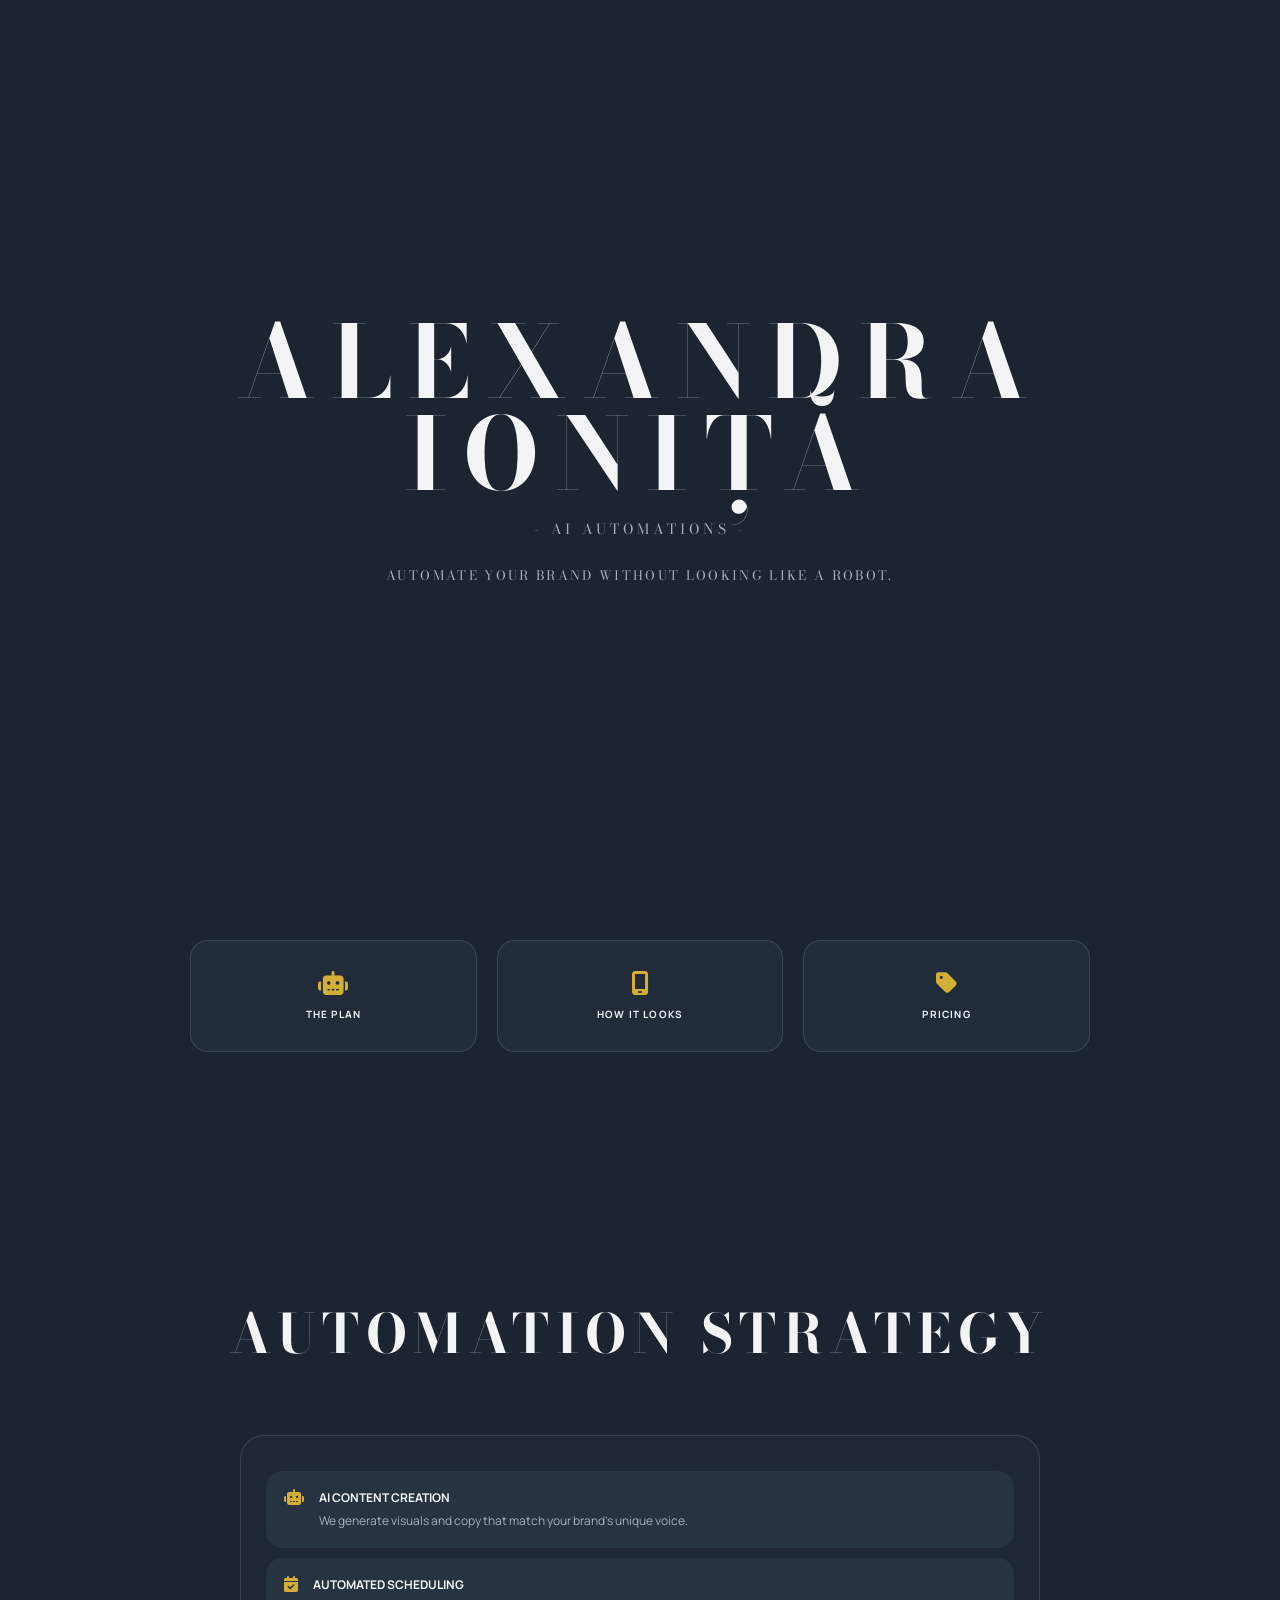
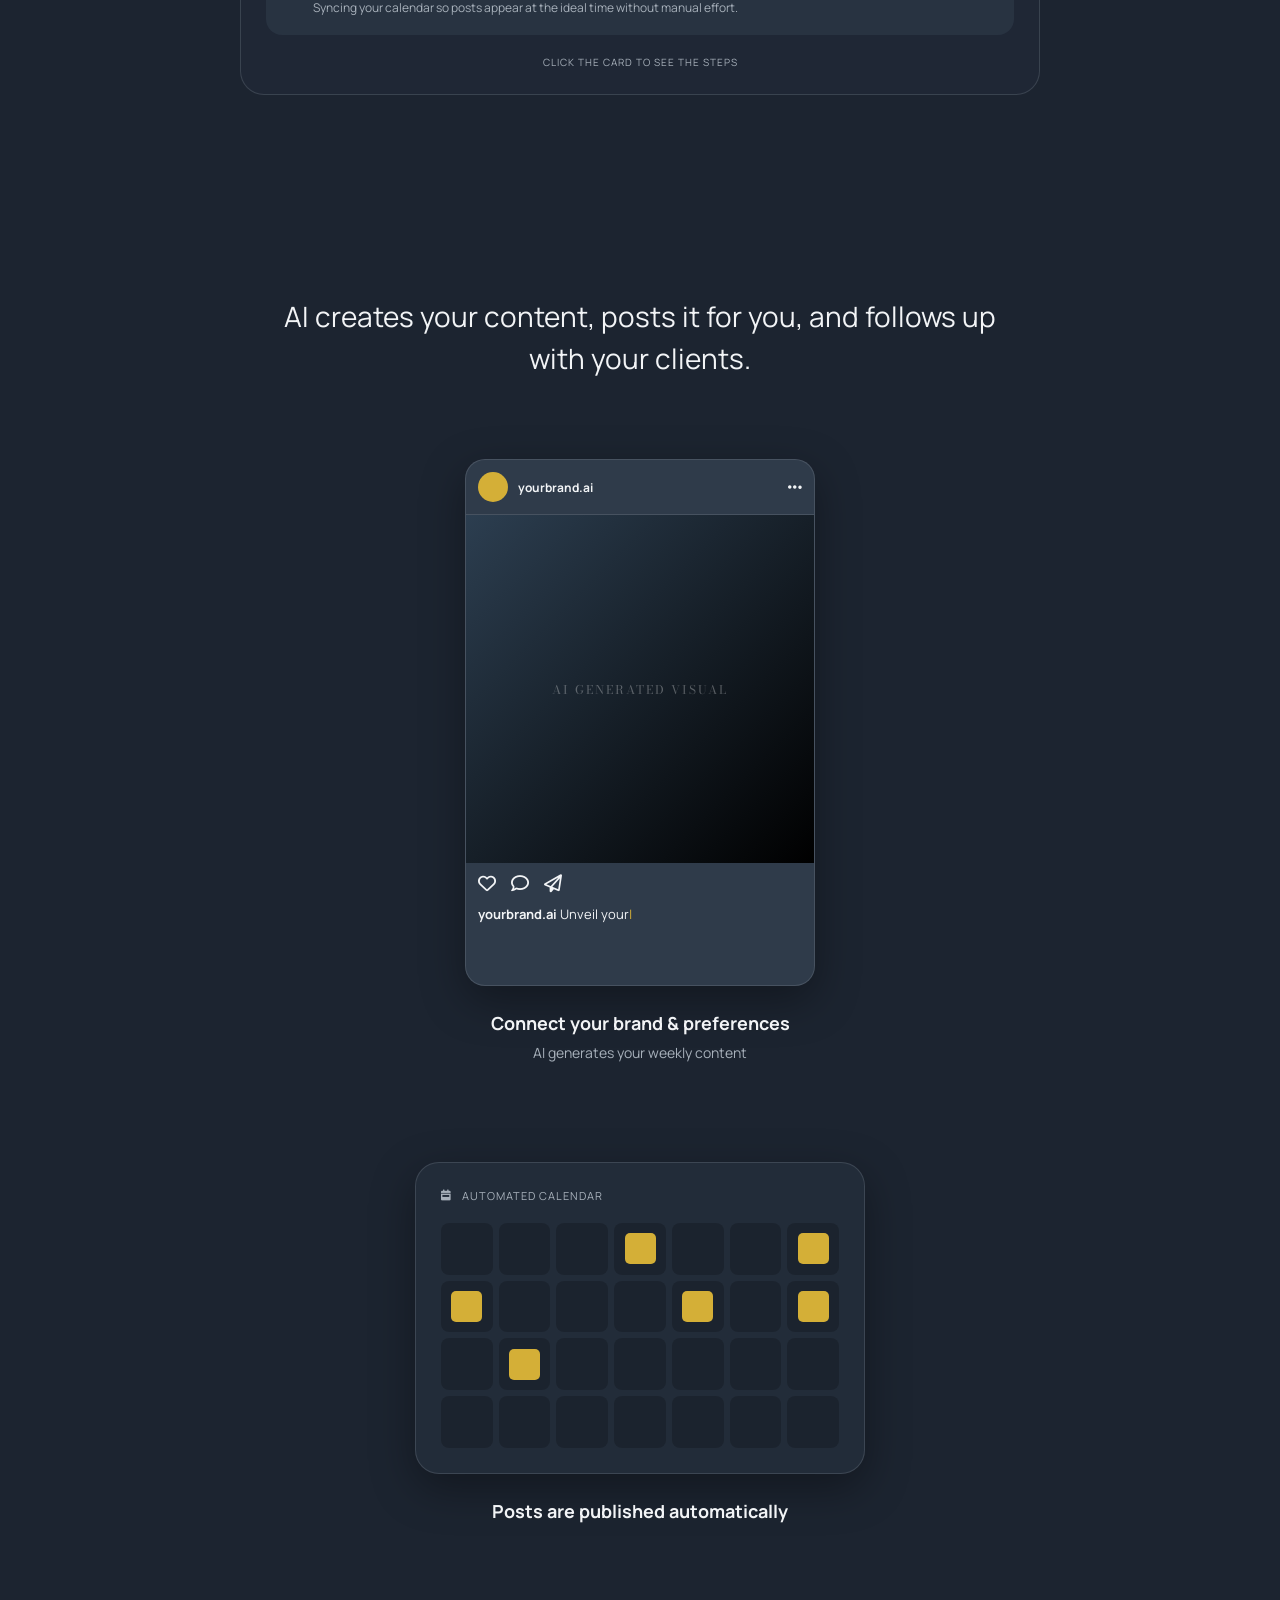
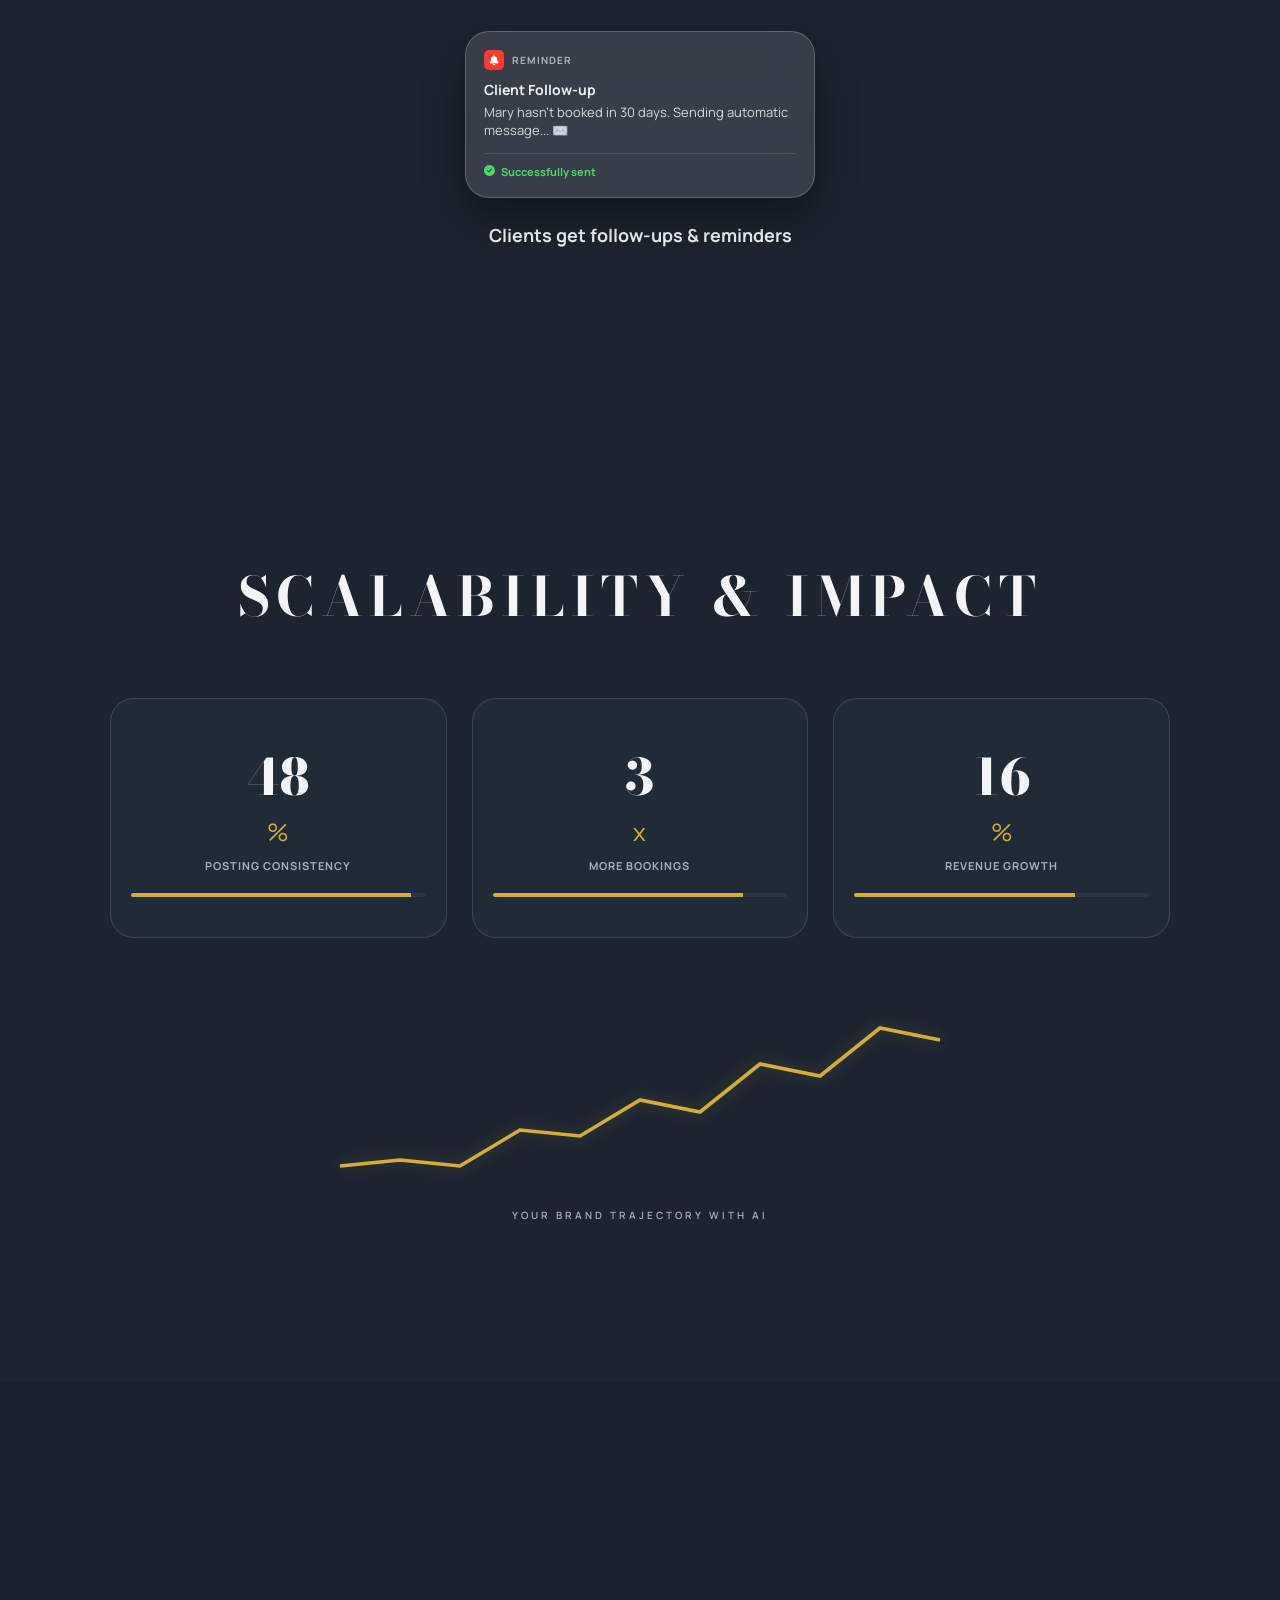
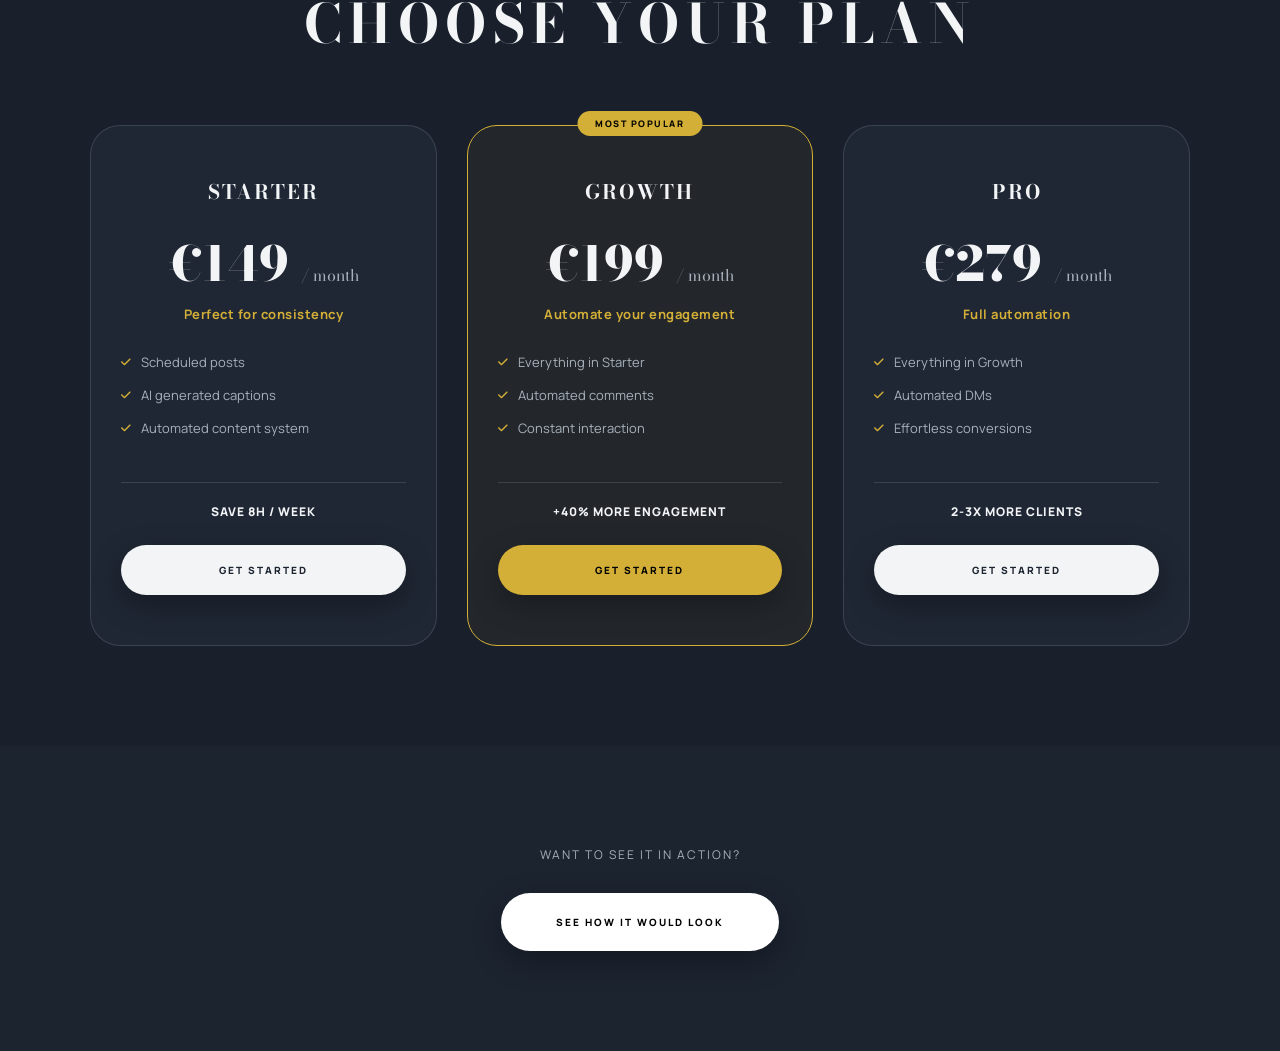
<file: index.html>
<!DOCTYPE html>
<html lang="en">
<head>
  <meta charset="UTF-8" />
  <meta name="viewport" content="width=device-width, initial-scale=1.0" />
  <title>Alexandra Ioniță - AI Automations</title>
  <link rel="stylesheet" href="style.css" />
  <link rel="preconnect" href="https://fonts.googleapis.com" />
  <link rel="preconnect" href="https://fonts.gstatic.com" crossorigin />
  <link href="https://fonts.googleapis.com/css2?family=Bodoni+Moda:opsz,wght@6..96,300;6..96,400;6..96,500;6..96,600&family=Manrope:wght@400;500;600;700&display=swap" rel="stylesheet" />
  <link rel="stylesheet" href="https://cdnjs.cloudflare.com/ajax/libs/font-awesome/6.5.0/css/all.min.css" />
</head>
<body>

  <section class="hero">
    <h1 class="scroll-appear hero-title">Alexandra Ioniță</h1>
    <p class="scroll-appear hero-subtitle">- AI Automations -</p>
    <p class="scroll-appear hero-tagline">Automate your brand without looking like a robot.</p>
  </section>

  <section class="quick-nav">
    <div class="quick-grid">
      <a href="#strategySection" class="quick-card">
        <i class="fa-solid fa-robot"></i>
        <span>THE PLAN</span>
      </a>
      <a href="#howItLooksSection" class="quick-card">
        <i class="fa-solid fa-mobile-screen"></i>
        <span>HOW IT LOOKS</span>
      </a>
      <a href="#pricingSection" class="quick-card">
        <i class="fa-solid fa-tag"></i>
        <span>PRICING</span>
      </a>
    </div>
  </section>

  <section class="strategy" id="strategySection">
    <h2 class="scroll-appear section-title">AUTOMATION STRATEGY</h2>
    <div id="strategyStage">
      <div id="strategyChat"></div>
      <p class="tap-hint">Click the card to see the steps</p>
    </div>
  </section>

  <section class="how-it-looks" id="howItLooksSection">
    <div class="scroll-appear flow-description">
      AI creates your content, posts it for you, and follows up with your clients.
    </div>

    <div class="visual-demo-container">
      <div class="demo-box scroll-appear">
        <div class="ig-mockup" id="igMockup">
          <div class="ig-header">
            <div class="ig-avatar"></div>
            <span class="ig-username">yourbrand.ai</span>
            <i class="fa-solid fa-ellipsis"></i>
          </div>
          <div class="ig-image">AI GENERATED VISUAL</div>
          <div class="ig-actions">
            <i class="fa-regular fa-heart"></i>
            <i class="fa-regular fa-comment"></i>
            <i class="fa-regular fa-paper-plane"></i>
          </div>
          <div class="ig-caption">
            <strong>yourbrand.ai</strong> <span id="typeCaption"></span><span class="cursor">|</span>
          </div>
        </div>
        <div class="demo-label">
          <strong>Connect your brand & preferences</strong>
          <p>AI generates your weekly content</p>
        </div>
      </div>

      <div class="demo-box scroll-appear">
        <div class="calendar-mockup" id="calendarSection">
          <div class="cal-header"><i class="fa-solid fa-calendar-week"></i> <span>AUTOMATED CALENDAR</span></div>
          <div class="cal-grid" id="calGrid"></div>
        </div>
        <div class="demo-label">
          <strong>Posts are published automatically</strong>
        </div>
      </div>

      <div class="demo-box scroll-appear">
        <div class="iphone-notification" id="reminderSectionIndex">
          <div class="notif-header">
            <div class="notif-app-icon"><i class="fa-solid fa-bell"></i></div>
            <span class="notif-app-name">REMINDER</span>
          </div>
          <div class="notif-body">
            <strong>Client Follow-up</strong>
            <p>Mary hasn't booked in 30 days. Sending automatic message... ✉️</p>
          </div>
          <div class="notif-status"><i class="fa-solid fa-check-circle"></i> Successfully sent</div>
        </div>
        <div class="demo-label">
          <strong>Clients get follow-ups & reminders</strong>
        </div>
      </div>
    </div>
  </section>

  <section class="growth" id="growthSection">
    <h2 class="scroll-appear section-title">SCALABILITY & IMPACT</h2>
    <div class="growth-grid">
      <div class="metric-card scroll-appear">
        <div class="metric-number" data-target="120">0</div><span class="metric-unit">%</span>
        <p class="metric-label">Posting Consistency</p>
        <div class="progress-bar"><div class="progress-fill" data-width="95%"></div></div>
      </div>
      <div class="metric-card scroll-appear">
        <div class="metric-number" data-target="3">0</div><span class="metric-unit">x</span>
        <p class="metric-label">More Bookings</p>
        <div class="progress-bar"><div class="progress-fill" data-width="85%"></div></div>
      </div>
      <div class="metric-card scroll-appear">
        <div class="metric-number" data-target="25">0</div><span class="metric-unit">%</span>
        <p class="metric-label">Revenue Growth</p>
        <div class="progress-bar"><div class="progress-fill" data-width="75%"></div></div>
      </div>
    </div>

    <div class="graph-container scroll-appear">
      <svg viewBox="0 0 500 150" class="growth-graph">
        <path id="graphLine" d="M0,140 L50,135 L100,140 L150,110 L200,115 L250,85 L300,95 L350,55 L400,65 L450,25 L500,35" fill="none" stroke-width="3" />
      </svg>
      <div class="graph-label">YOUR BRAND TRAJECTORY WITH AI</div>
    </div>
  </section>

  <section class="pricing" id="pricingSection">
    <h2 class="scroll-appear section-title">CHOOSE YOUR PLAN</h2>
    <div class="pricing-grid">
      <div class="price-card scroll-appear">
        <h3>STARTER</h3>
        <div class="price">€149 <span>/ month</span></div>
        <p class="price-desc">Perfect for consistency</p>
        <ul class="price-features">
          <li><i class="fa-solid fa-check"></i> Scheduled posts</li>
          <li><i class="fa-solid fa-check"></i> AI generated captions</li>
          <li><i class="fa-solid fa-check"></i> Automated content system</li>
        </ul>
        <div class="price-saving">Save 8h / week</div>
        <a href="https://wa.me/40741804562?text=Hi%20Alexandra!%20I'm%20interested%20in%20the%20STARTER%20plan." class="cta-button plan-btn">GET STARTED</a>
      </div>

      <div class="price-card scroll-appear featured">
        <div class="popular-tag">MOST POPULAR</div>
        <h3>GROWTH</h3>
        <div class="price">€199 <span>/ month</span></div>
        <p class="price-desc">Automate your engagement</p>
        <ul class="price-features">
          <li><i class="fa-solid fa-check"></i> Everything in Starter</li>
          <li><i class="fa-solid fa-check"></i> Automated comments</li>
          <li><i class="fa-solid fa-check"></i> Constant interaction</li>
        </ul>
        <div class="price-saving">+40% more engagement</div>
        <a href="https://wa.me/40741804562?text=Hi%20Alexandra!%20I'm%20interested%20in%20the%20GROWTH%20plan." class="cta-button plan-btn gold">GET STARTED</a>
      </div>

      <div class="price-card scroll-appear">
        <h3>PRO</h3>
        <div class="price">€279 <span>/ month</span></div>
        <p class="price-desc">Full automation</p>
        <ul class="price-features">
          <li><i class="fa-solid fa-check"></i> Everything in Growth</li>
          <li><i class="fa-solid fa-check"></i> Automated DMs</li>
          <li><i class="fa-solid fa-check"></i> Effortless conversions</li>
        </ul>
        <div class="price-saving">2-3x more clients</div>
        <a href="https://wa.me/40741804562?text=Hi%20Alexandra!%20I'm%20interested%20in%20the%20PRO%20plan." class="cta-button plan-btn">GET STARTED</a>
      </div>
    </div>
  </section>

  <section style="padding: 100px 20px; text-align: center;">
    <p class="scroll-appear" style="color: var(--muted); font-size: 12px; letter-spacing: 2px; margin-bottom: 25px; text-transform: uppercase;">Want to see it in action?</p>
    <a href="demo.html" class="cta-button scroll-appear" style="background: #FFF; color: #000; padding: 22px 55px; border: none;">SEE HOW IT WOULD LOOK</a>
  </section>

  <script src="script.js"></script>
</body>
</html>
</file>
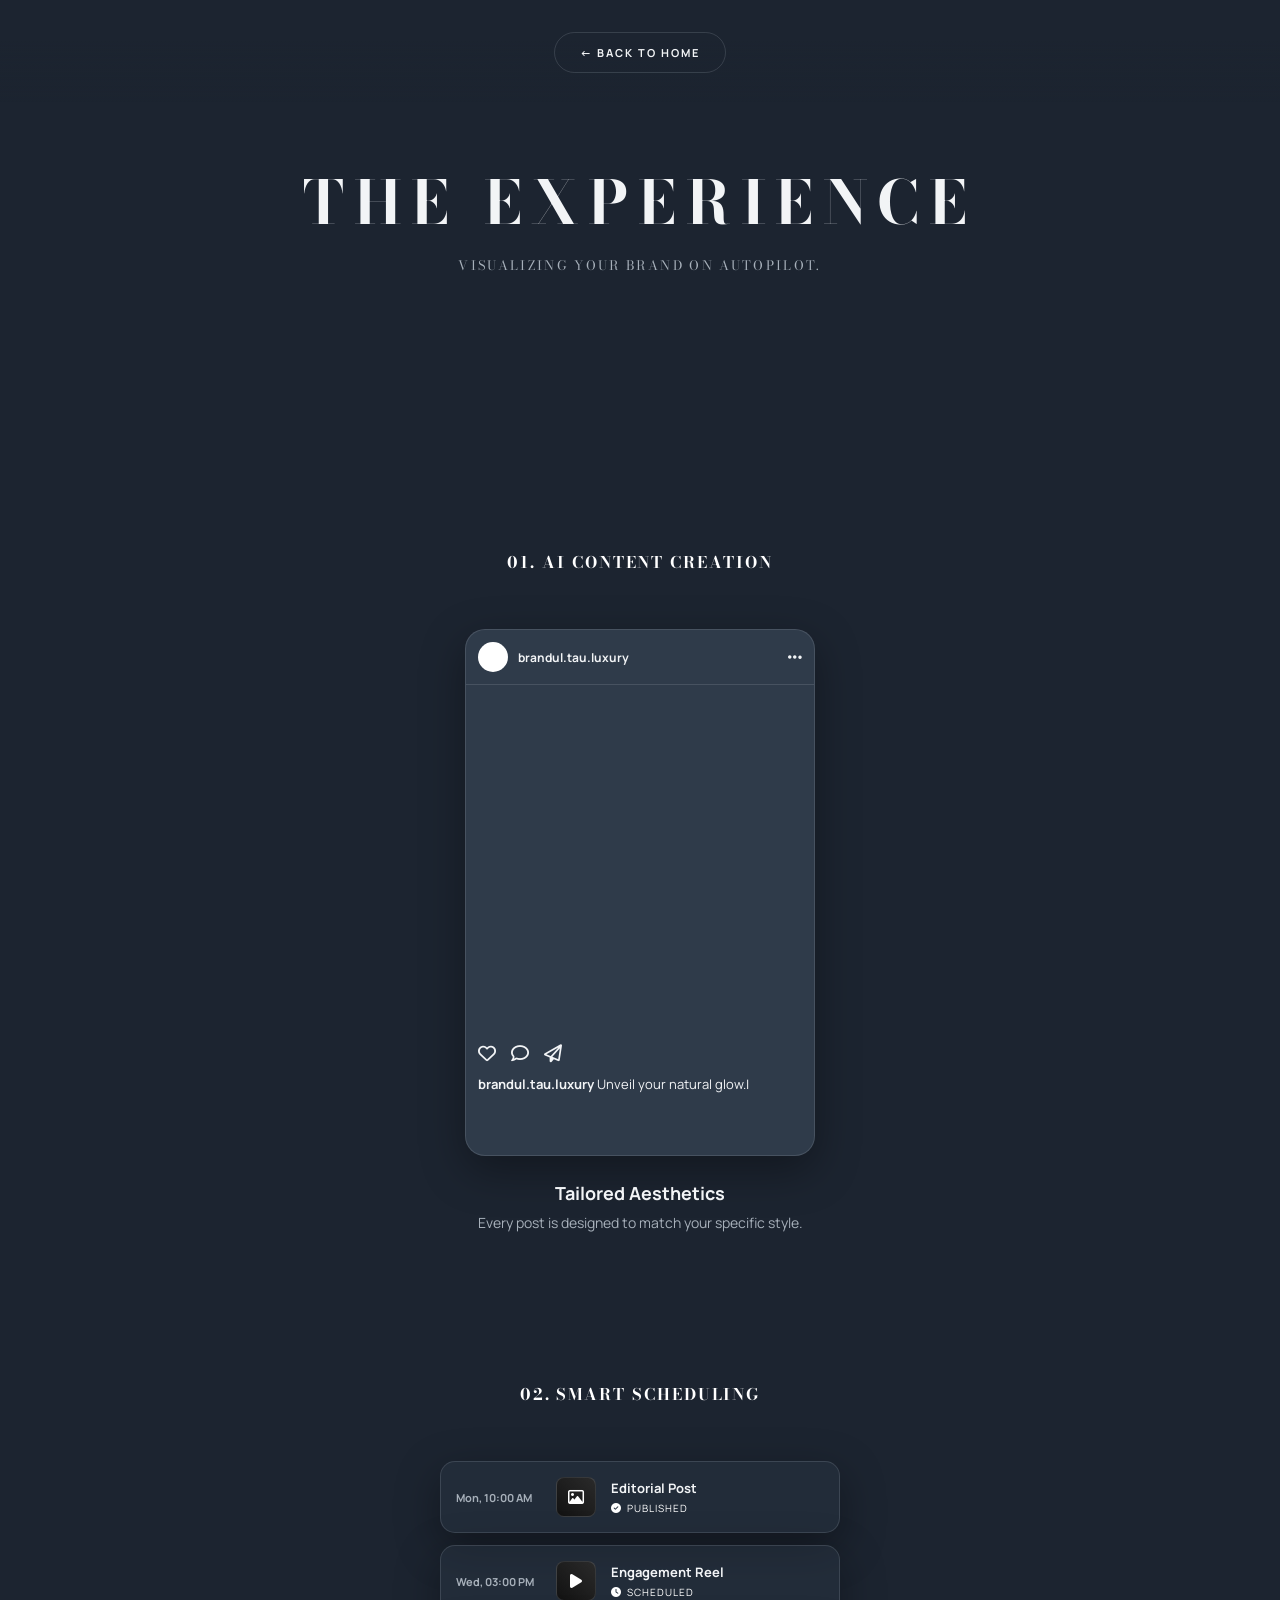
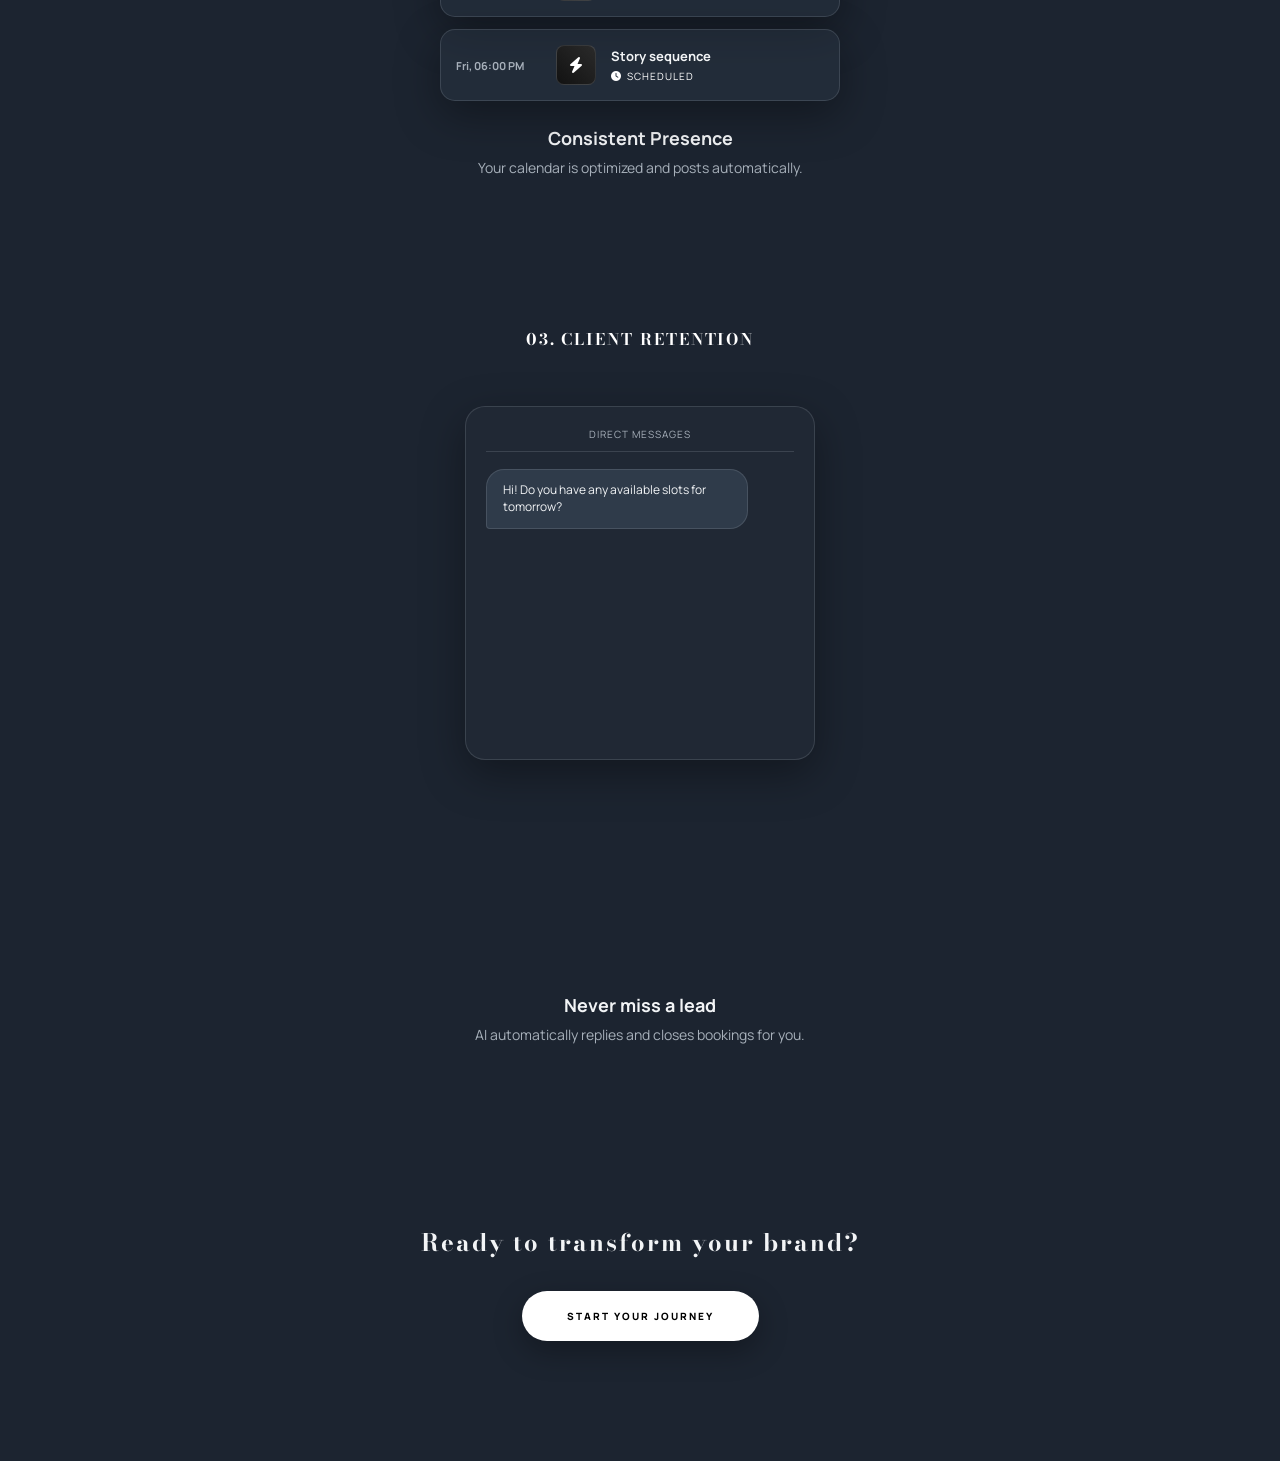
<file: demo.html>
<!DOCTYPE html>
<html lang="en">
<head>
  <meta charset="UTF-8" />
  <meta name="viewport" content="width=device-width, initial-scale=1.0" />
  <title>Live Demo - AI Automations</title>
  <link rel="stylesheet" href="style.css" />
  <link rel="preconnect" href="https://fonts.googleapis.com" />
  <link rel="preconnect" href="https://fonts.gstatic.com" crossorigin />
  <link href="https://fonts.googleapis.com/css2?family=Bodoni+Moda:opsz,wght@6..96,300;6..96,400;6..96,500;6..96,600&family=Manrope:wght@400;500;600;700&display=swap" rel="stylesheet" />
  <link rel="stylesheet" href="https://cdnjs.cloudflare.com/ajax/libs/font-awesome/6.5.0/css/all.min.css" />
</head>
<body class="demo-page">

  <nav style="padding: 40px 20px; position: fixed; top: 0; width: 100%; z-index: 100; text-align: center; background: linear-gradient(to bottom, #1C2430 40%, transparent);">
    <a href="index.html" style="color: var(--ink); text-decoration: none; font-size: 11px; letter-spacing: 2px; font-weight: 700; border: 1px solid var(--border); padding: 12px 25px; border-radius: 50px; text-transform: uppercase;">← Back to Home</a>
  </nav>

  <section class="hero" style="height: 50vh;">
    <h1 class="scroll-appear hero-title" style="font-size: clamp(30px, 6vw, 60px);">The Experience</h1>
    <p class="scroll-appear hero-tagline">Visualizing your brand on autopilot.</p>
  </section>

  <section class="how-it-looks" style="padding-top: 0;">
    <div class="visual-demo-container">
      
      <div class="demo-box scroll-appear">
        <h2 class="section-title" style="font-size: 16px; margin-bottom: 30px; color: var(--gold-accent);">01. AI CONTENT CREATION</h2>
        <div class="ig-mockup" id="igMockupDemo">
          <div class="ig-header">
            <div class="ig-avatar"></div>
            <span class="ig-username">brandul.tau.luxury</span>
            <i class="fa-solid fa-ellipsis"></i>
          </div>
          
          <div class="ig-image" style="background-image: url('https://images.unsplash.com/photo-1612817288484-6f916006741a?q=80&w=600&auto=format&fit=crop'); background-size: cover; background-position: center;"></div>
          
          <div class="ig-actions">
            <i class="fa-regular fa-heart"></i>
            <i class="fa-regular fa-comment"></i>
            <i class="fa-regular fa-paper-plane"></i>
          </div>
          <div class="ig-caption">
            <strong>brandul.tau.luxury</strong> <span id="typeCaptionDemo"></span><span class="cursor">|</span>
          </div>
        </div>
        <div class="demo-label">
            <strong>Tailored Aesthetics</strong>
            <p>Every post is designed to match your specific style.</p>
        </div>
      </div>

      <div class="demo-box scroll-appear">
        <h2 class="section-title" style="font-size: 16px; margin-bottom: 30px; color: var(--gold-accent); margin-top: 50px;">02. SMART SCHEDULING</h2>
        
        <div class="schedule-mockup" id="scheduleMockup">
          <div class="schedule-item">
            <div class="sched-time">Mon, 10:00 AM</div>
            <div class="sched-thumb"><i class="fa-regular fa-image"></i></div>
            <div class="sched-info">
              <div class="sched-title">Editorial Post</div>
              <div class="sched-status"><i class="fa-solid fa-circle-check"></i> Published</div>
            </div>
          </div>
          
          <div class="schedule-item">
            <div class="sched-time">Wed, 03:00 PM</div>
            <div class="sched-thumb"><i class="fa-solid fa-play"></i></div>
            <div class="sched-info">
              <div class="sched-title">Engagement Reel</div>
              <div class="sched-status" style="color: var(--gold-accent);"><i class="fa-solid fa-clock"></i> Scheduled</div>
            </div>
          </div>

          <div class="schedule-item">
            <div class="sched-time">Fri, 06:00 PM</div>
            <div class="sched-thumb"><i class="fa-solid fa-bolt"></i></div>
            <div class="sched-info">
              <div class="sched-title">Story sequence</div>
              <div class="sched-status" style="color: var(--gold-accent);"><i class="fa-solid fa-clock"></i> Scheduled</div>
            </div>
          </div>
        </div>

        <div class="demo-label">
            <strong>Consistent Presence</strong>
            <p>Your calendar is optimized and posts automatically.</p>
        </div>
      </div>

      <div class="demo-box scroll-appear">
        <h2 class="section-title" style="font-size: 16px; margin-bottom: 30px; color: var(--gold-accent); margin-top: 50px;">03. CLIENT RETENTION</h2>
        
        <div class="chat-mockup" id="chatMockup">
          <div class="chat-header">Direct Messages</div>
          <div class="chat-bubble chat-client">Hi! Do you have any available slots for tomorrow?</div>
          <div class="chat-bubble chat-ai">Hello! Yes, we have an opening at 2:00 PM. Would you like me to book it for you? ✨</div>
          <div class="chat-bubble chat-client">Yes please!</div>
          <div class="chat-bubble chat-ai">Perfect! Your appointment is confirmed for tomorrow at 2:00 PM. See you soon!</div>
        </div>

        <div class="iphone-notification" id="reminderSectionDemo" style="margin-top: 15px;">
          <div class="notif-header">
            <div class="notif-app-icon"><i class="fa-solid fa-bell"></i></div>
            <span class="notif-app-name">AI ASSISTANT</span>
          </div>
          <div class="notif-body">
            <strong>New Booking Secured</strong>
            <p>Automated chat successfully booked a client for tomorrow at 2:00 PM.</p>
          </div>
          <div class="notif-status"><i class="fa-solid fa-check-circle"></i> Revenue Protected</div>
        </div>

        <div class="demo-label">
            <strong>Never miss a lead</strong>
            <p>AI automatically replies and closes bookings for you.</p>
        </div>
      </div>

    </div>
  </section>

  <section style="padding: 80px 20px 120px; text-align: center;">
    <h3 class="scroll-appear" style="font-family: 'Bodoni Moda'; font-size: 24px; margin-bottom: 30px; letter-spacing: 2px;">Ready to transform your brand?</h3>
    <a href="index.html#pricingSection" class="cta-button scroll-appear gold">START YOUR JOURNEY</a>
  </section>

  <script src="script.js"></script>
</body>
</html>
</file>
<file: style.css>
:root {
  --bg: #1C2430;
  --ink: #F2F4F6;
  --muted: #A7B0BA;
  --accent: #4A5665;
  --soft: #2F3B4A;
  --border: rgba(167, 176, 186, 0.2); 
  --shadow: 0 14px 44px rgba(0, 0, 0, 0.35);
  --gold-accent: #D4AF37; /* Culoarea Default pentru Index */
  --green-ios: #4cd964;
}

/* Dacă suntem pe pagina de demo, rescriem variabila auriu cu ALB */
body.demo-page {
  --gold-accent: #FFFFFF;
}

* { margin:0; padding:0; box-sizing:border-box; }
html { scroll-behavior:smooth; }
body {
  background:var(--bg); color:var(--ink);
  font-family:"Manrope", sans-serif;
  overflow-x:hidden; -webkit-font-smoothing:antialiased;
}

.scroll-appear { opacity:0; transform:translateY(30px); transition: 0.8s ease; }
.scroll-appear.visible { opacity:1; transform:translateY(0); }

/* HERO */
.hero { height:100vh; display:flex; flex-direction:column; justify-content:center; align-items:center; text-align:center; padding: 0 20px; }
.hero-title { font-family:"Bodoni Moda", serif; letter-spacing:0.16em; text-transform:uppercase; font-size:clamp(40px, 8vw, 100px); line-height:0.92; }
.hero-subtitle { margin-top:18px; font-family:"Bodoni Moda", serif; letter-spacing:0.28em; text-transform:uppercase; color:var(--muted); font-size:14px; }
.hero-tagline { margin-top: 25px; font-family:"Bodoni Moda", serif; letter-spacing: 0.18em; text-transform: uppercase; color: var(--muted); font-size: 13px; font-weight: 300; }

/* NAV */
.quick-nav { padding:40px 20px; }
.quick-grid { max-width:900px; margin:auto; display:grid; grid-template-columns:repeat(3,1fr); gap:20px; }
.quick-card { border:1px solid var(--border); border-radius:18px; padding:30px 15px; text-decoration:none; background:rgba(47, 59, 74, 0.4); transition: 0.3s; display:flex; flex-direction:column; align-items:center; gap:12px; color:var(--ink); }
.quick-card:hover { border-color:var(--gold-accent); background:rgba(74, 86, 101, 0.5); transform:translateY(-5px); }
.quick-card i { font-size:24px; color:var(--gold-accent); }
.quick-card span { font-size:10px; letter-spacing:1.2px; font-weight:700; text-transform:uppercase; }

.section-title { text-align:center; font-family:"Bodoni Moda", serif; letter-spacing:0.12em; text-transform:uppercase; font-size:clamp(28px, 5vw, 54px); margin:100px 0 60px; }

/* STRATEGY */
.strategy, .how-it-looks, .growth { padding:100px 20px; }
#strategyStage { max-width:800px; margin:auto; border-radius:24px; border:1px solid var(--border); background:rgba(47, 59, 74, 0.2); padding:25px; cursor:pointer; min-height: 250px; text-align: center; }
.strategy-message { margin: 10px auto; padding: 18px; border-radius: 16px; background: rgba(47, 59, 74, 0.6); display: flex; gap: 15px; text-align: left; opacity:0; transform: translateY(15px); transition: 0.5s; }
.strategy-message.animate { opacity:1; transform: translateY(0); }
.strategy-message i { color: var(--gold-accent); }
.tap-hint { font-size: 10px; color: var(--muted); margin-top: 20px; text-transform: uppercase; letter-spacing: 1px; }

/* FLOW DESCRIPTION */
.flow-description { max-width: 800px; margin: 0 auto 80px; text-align: center; font-size: clamp(18px, 2.5vw, 28px); line-height: 1.5; color: var(--ink); padding: 0 20px; }

/* VISUAL DEMO BOXES */
.visual-demo-container { display: flex; flex-direction: column; align-items: center; gap: 100px; max-width: 1000px; margin: 0 auto; }
.demo-box { width: 100%; display: flex; flex-direction: column; align-items: center; gap: 25px; text-align: center; }
.demo-label { max-width: 400px; }
.demo-label strong { display: block; font-size: 18px; color: var(--ink); margin-bottom: 8px; }
.demo-label p { font-size: 14px; color: var(--muted); }

/* IG MOCKUP */
.ig-mockup { width: 100%; max-width: 350px; background: var(--soft); border-radius: 20px; border: 1px solid var(--border); overflow: hidden; box-shadow: var(--shadow); text-align: left; }
.ig-header { padding: 12px; display: flex; align-items: center; gap: 10px; border-bottom: 1px solid var(--border); }
.ig-avatar { width: 30px; height: 30px; border-radius: 50%; background: var(--gold-accent); padding: 2px; }
.ig-username { font-size: 12px; font-weight: 700; flex: 1; }
.ig-image { width: 100%; aspect-ratio: 1/1; background: linear-gradient(135deg, #2c3e50, #000); display: flex; flex-direction: column; align-items: center; justify-content: center; font-family: "Bodoni Moda"; letter-spacing: 2px; color: rgba(255,255,255,0.3); font-size: 12px; }
.ig-actions { padding: 12px; display: flex; gap: 15px; font-size: 18px; }
.ig-caption { padding: 0 12px 20px; font-size: 13px; min-height: 80px; }
.cursor { animation: blink 1s infinite; color: var(--gold-accent); }
@keyframes blink { 50% { opacity: 0; } }

/* CALENDAR (Index) */
.calendar-mockup { width: 100%; max-width: 450px; background: rgba(47, 59, 74, 0.4); border-radius: 24px; border: 1px solid var(--border); padding: 25px; box-shadow: var(--shadow); }
.cal-header { display: flex; align-items: center; gap: 10px; margin-bottom: 20px; font-size: 11px; letter-spacing: 1px; color: var(--muted); text-transform: uppercase; }
.cal-grid { display: grid; grid-template-columns: repeat(7, 1fr); gap: 6px; }
.cal-day { aspect-ratio: 1/1; background: rgba(0,0,0,0.2); border-radius: 8px; display: flex; align-items: center; justify-content: center; }
.cal-post { width: 60%; height: 60%; background: var(--gold-accent); border-radius: 5px; opacity: 0; transform: scale(0.4); transition: 0.4s cubic-bezier(0.175, 0.885, 0.32, 1.275); }
.cal-post.active { opacity: 1; transform: scale(1); }

/* SCHEDULE MOCKUP (Demo) */
.schedule-mockup { width: 100%; max-width: 400px; display: flex; flex-direction: column; gap: 12px; }
.schedule-item { background: rgba(47, 59, 74, 0.4); border: 1px solid var(--border); border-radius: 15px; padding: 15px; display: flex; align-items: center; gap: 15px; opacity: 0; transform: translateX(-20px); transition: 0.5s ease; box-shadow: var(--shadow); }
.schedule-item.active { opacity: 1; transform: translateX(0); }
.sched-time { font-size: 11px; color: var(--muted); font-weight: 700; width: 85px; text-align: left; }
.sched-thumb { width: 40px; height: 40px; background: linear-gradient(45deg, #121212, #2a2a2a); border-radius: 8px; border: 1px solid var(--border); display:flex; align-items:center; justify-content:center; color: var(--gold-accent); font-size: 16px;}
.sched-info { flex: 1; text-align: left; }
.sched-title { font-size: 13px; font-weight: 700; color: var(--ink); margin-bottom: 4px; }
.sched-status { font-size: 10px; text-transform: uppercase; letter-spacing: 1px; color: var(--gold-accent); display: flex; align-items: center; gap: 5px; }

/* CHAT MOCKUP (Demo) */
.chat-mockup { width: 100%; max-width: 350px; background: rgba(255,255,255,0.02); border: 1px solid var(--border); border-radius: 20px; padding: 20px; display: flex; flex-direction: column; gap: 12px; box-shadow: var(--shadow); }
.chat-header { font-size: 10px; text-transform: uppercase; letter-spacing: 1px; color: var(--muted); text-align: center; border-bottom: 1px solid var(--border); padding-bottom: 10px; margin-bottom: 5px; }
.chat-bubble { max-width: 85%; padding: 12px 16px; border-radius: 18px; font-size: 12px; line-height: 1.4; opacity: 0; transform: translateY(10px); transition: 0.5s ease; text-align: left; }
.chat-bubble.active { opacity: 1; transform: translateY(0); }
.chat-client { background: var(--soft); color: var(--ink); align-self: flex-start; border-bottom-left-radius: 4px; border: 1px solid var(--border); }
.chat-ai { background: var(--gold-accent); color: #000; align-self: flex-end; border-bottom-right-radius: 4px; font-weight: 600; }

/* IPHONE NOTIFICATION */
.iphone-notification { width: 100%; max-width: 350px; background: rgba(255, 255, 255, 0.12); backdrop-filter: blur(20px); -webkit-backdrop-filter: blur(20px); border-radius: 24px; border: 1px solid rgba(255, 255, 255, 0.2); padding: 18px; box-shadow: 0 20px 40px rgba(0,0,0,0.4); opacity: 0; transform: translateY(-20px); transition: 0.8s; text-align: left; }
.iphone-notification.active { opacity: 1; transform: translateY(0); }
.notif-header { display: flex; align-items: center; gap: 8px; margin-bottom: 10px; }
.notif-app-icon { width: 20px; height: 20px; background: #ff3b30; border-radius: 5px; display: flex; align-items: center; justify-content: center; font-size: 10px; color: #fff; }
.notif-app-name { font-size: 10px; font-weight: 700; color: rgba(255,255,255,0.6); letter-spacing: 1px; }
.notif-body strong { display: block; font-size: 14px; margin-bottom: 4px; }
.notif-body p { font-size: 13px; color: rgba(255,255,255,0.8); line-height: 1.4; }
.notif-status { margin-top: 14px; padding-top: 10px; border-top: 1px solid rgba(255,255,255,0.1); font-size: 11px; color: var(--green-ios); font-weight: 700; display: flex; align-items: center; gap: 6px; }

/* IMPACT */
.growth { max-width: 1100px; margin: 0 auto; text-align: center; }
.growth-grid { display: grid; grid-template-columns: repeat(3, 1fr); gap: 25px; margin-bottom: 50px; }
.metric-card { background: rgba(47, 59, 74, 0.3); border: 1px solid var(--border); border-radius: 24px; padding: 40px 20px; transition: 0.4s; }
.metric-card:hover { border-color: var(--gold-accent); }
.metric-number { font-size: 50px; font-weight: 800; font-family: "Bodoni Moda", serif; color: var(--ink); }
.metric-unit { color: var(--gold-accent); font-size: 24px; }
.metric-label { font-size: 11px; text-transform: uppercase; color: var(--muted); margin-top: 10px; font-weight: 700; letter-spacing: 1px; }
.progress-bar { width: 100%; height: 4px; background: rgba(255,255,255,0.05); border-radius: 10px; margin-top: 20px; overflow: hidden; }
.progress-fill { height: 100%; background: var(--gold-accent); width: 0; transition: 1.5s ease-out; }

/* GRAPH SECTION */
.graph-container { margin: 60px auto; max-width: 600px; position: relative; }
.growth-graph { width: 100%; overflow: visible; filter: drop-shadow(0 0 8px rgba(212, 175, 55, 0.3)); }
body.demo-page .growth-graph { filter: drop-shadow(0 0 8px rgba(255, 255, 255, 0.3)); }
#graphLine { stroke-dasharray: 1000; stroke-dashoffset: 1000; transition: stroke-dashoffset 3s ease-in-out; stroke: var(--gold-accent); }
.graph-container.visible #graphLine { stroke-dashoffset: 0; }
.graph-label { font-size: 10px; letter-spacing: 3px; color: var(--muted); margin-top: 25px; font-weight: 600; }

/* PRICING */
.pricing { padding: 100px 20px; background: rgba(0,0,0,0.1); }
.pricing-grid { display: grid; grid-template-columns: repeat(3, 1fr); gap: 30px; max-width: 1100px; margin: 0 auto; align-items: stretch; }
.price-card { background: rgba(47, 59, 74, 0.3); border: 1px solid var(--border); border-radius: 30px; padding: 50px 30px; display: flex; flex-direction: column; position: relative; transition: 0.4s; text-align: center; }
.price-card:hover { transform: translateY(-10px); border-color: var(--gold-accent); }
.price-card h3 { font-family: "Bodoni Moda", serif; font-size: 20px; letter-spacing: 2px; margin-bottom: 20px; }
.price { font-size: 48px; font-weight: 800; font-family: "Bodoni Moda", serif; margin-bottom: 5px; }
.price span { font-size: 16px; color: var(--muted); font-weight: 400; }
.price-desc { font-size: 13px; color: var(--gold-accent); font-weight: 700; margin-bottom: 30px; letter-spacing: 0.5px; }
.price-features { list-style: none; text-align: left; margin-bottom: 30px; flex-grow: 1; }
.price-features li { font-size: 13px; margin-bottom: 15px; display: flex; align-items: center; gap: 10px; color: var(--muted); }
.price-features li i { color: var(--gold-accent); font-size: 11px; }
.price-saving { font-weight: 800; font-size: 12px; text-transform: uppercase; color: var(--ink); border-top: 1px solid var(--border); padding-top: 20px; margin-bottom: 25px; letter-spacing: 1px; }

.featured { border-color: var(--gold-accent); background: rgba(212, 175, 55, 0.05); }
body.demo-page .featured { background: rgba(255, 255, 255, 0.05); }
.popular-tag { position: absolute; top: -15px; left: 50%; transform: translateX(-50%); background: var(--gold-accent); color: #000; font-size: 9px; font-weight: 900; padding: 6px 18px; border-radius: 20px; letter-spacing: 1.5px; }

/* CTA BUTTONS */
.cta-button { display: block; width: fit-content; margin: 30px auto 0; padding: 18px 45px; background: var(--ink); color: var(--bg); text-decoration: none; border-radius: 100px; font-weight: 800; font-size: 10px; letter-spacing: 2px; transition: 0.3s; box-shadow: 0 10px 30px rgba(0,0,0,0.3); }
.cta-button:hover { transform: scale(1.05); background: var(--gold-accent); color: #fff; }
body.demo-page .cta-button:hover { background: #FFF; color: #000; }
.plan-btn { width: 100%; margin: 0; }
.plan-btn.gold { background: var(--gold-accent); color: #000; }
.gold { background: var(--gold-accent); color: #000; }

@media (max-width: 950px) {
  .growth-grid, .pricing-grid { grid-template-columns: 1fr; max-width: 400px; margin: 0 auto; }
  .pricing-grid { gap: 40px; }
}
</file>
